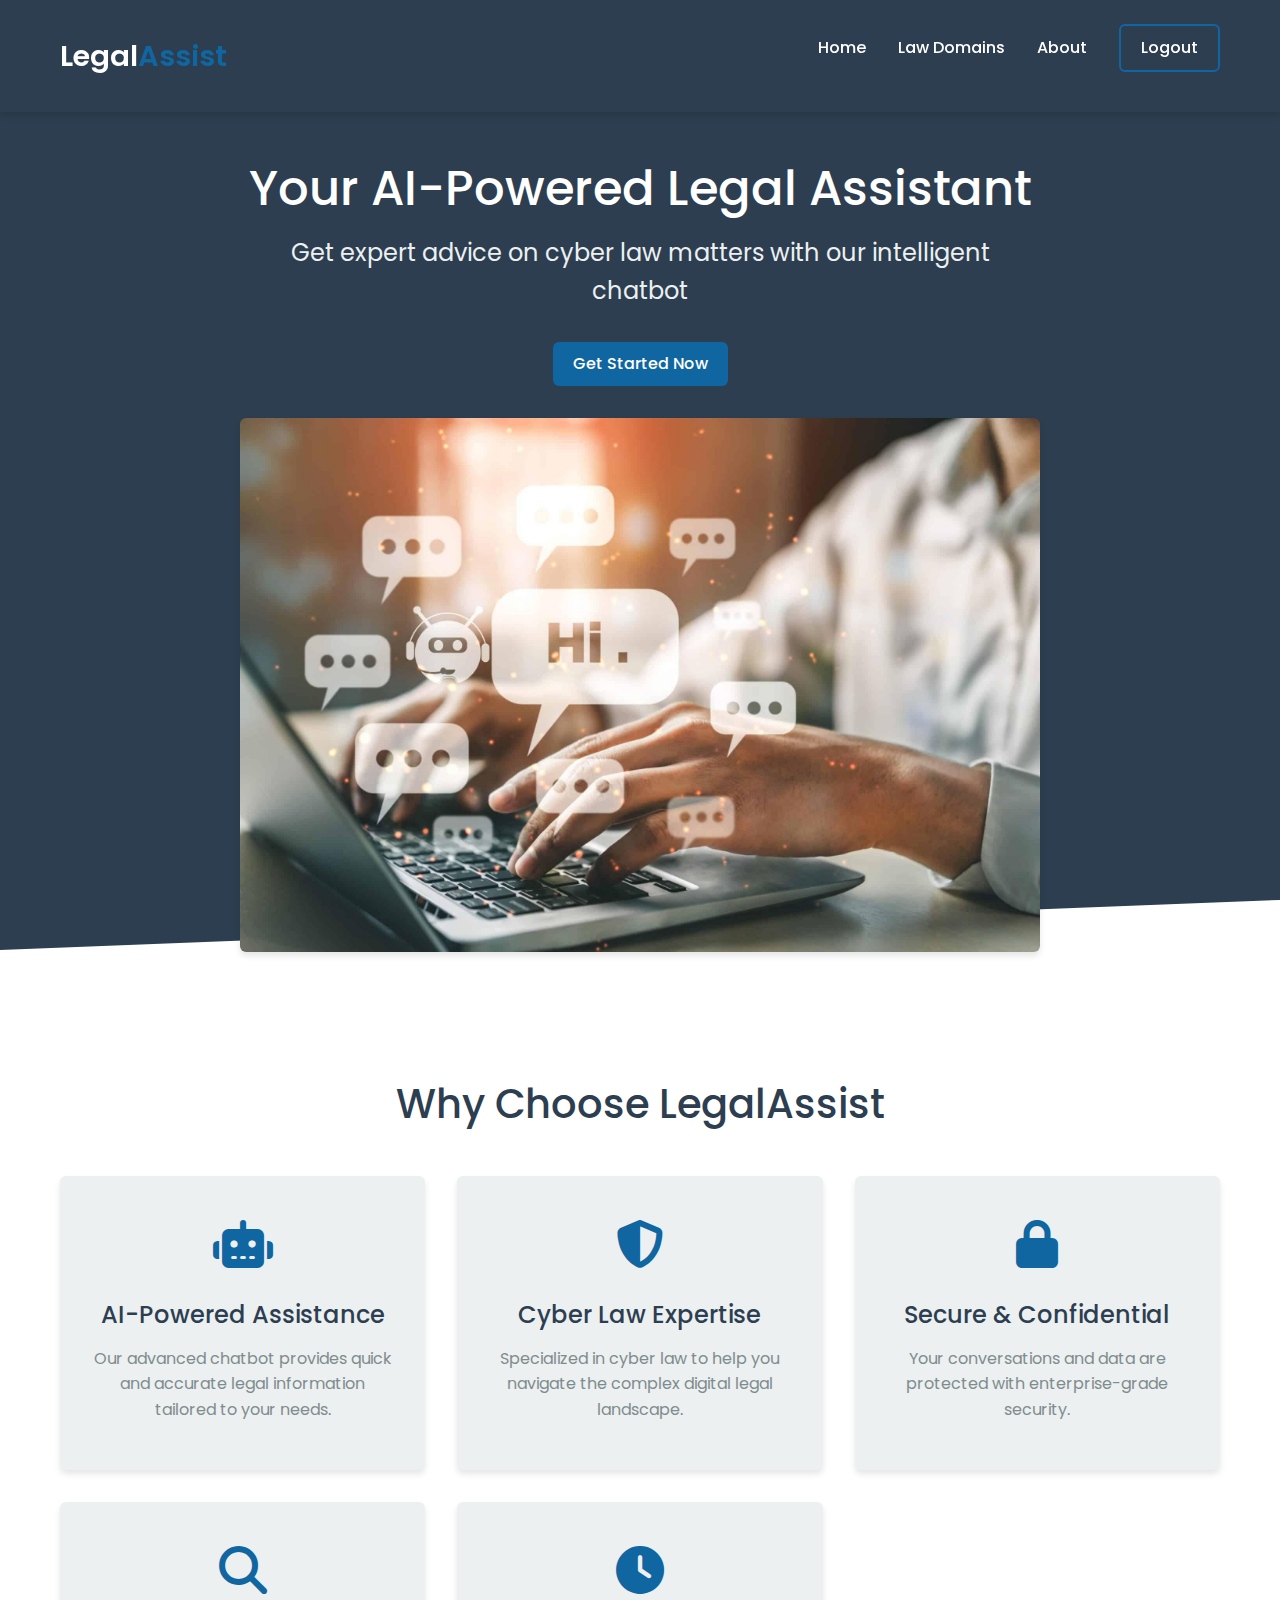
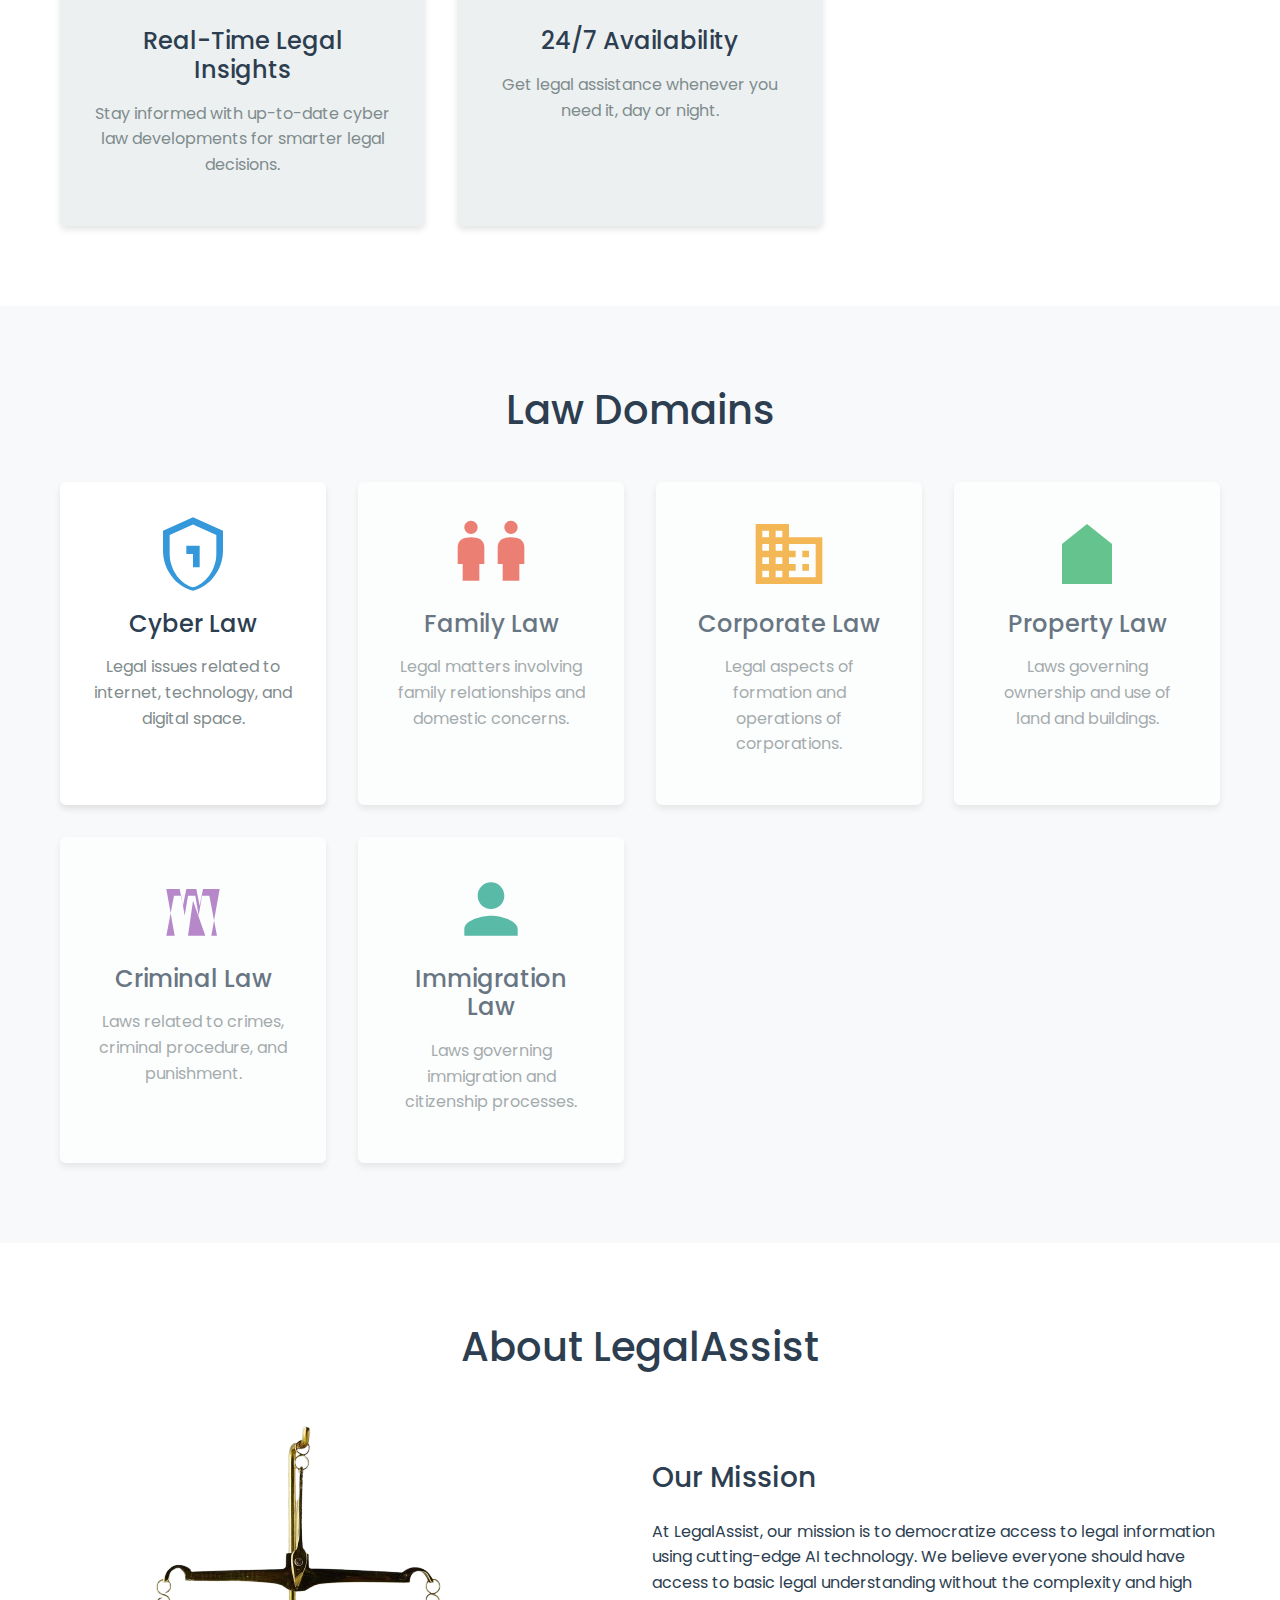
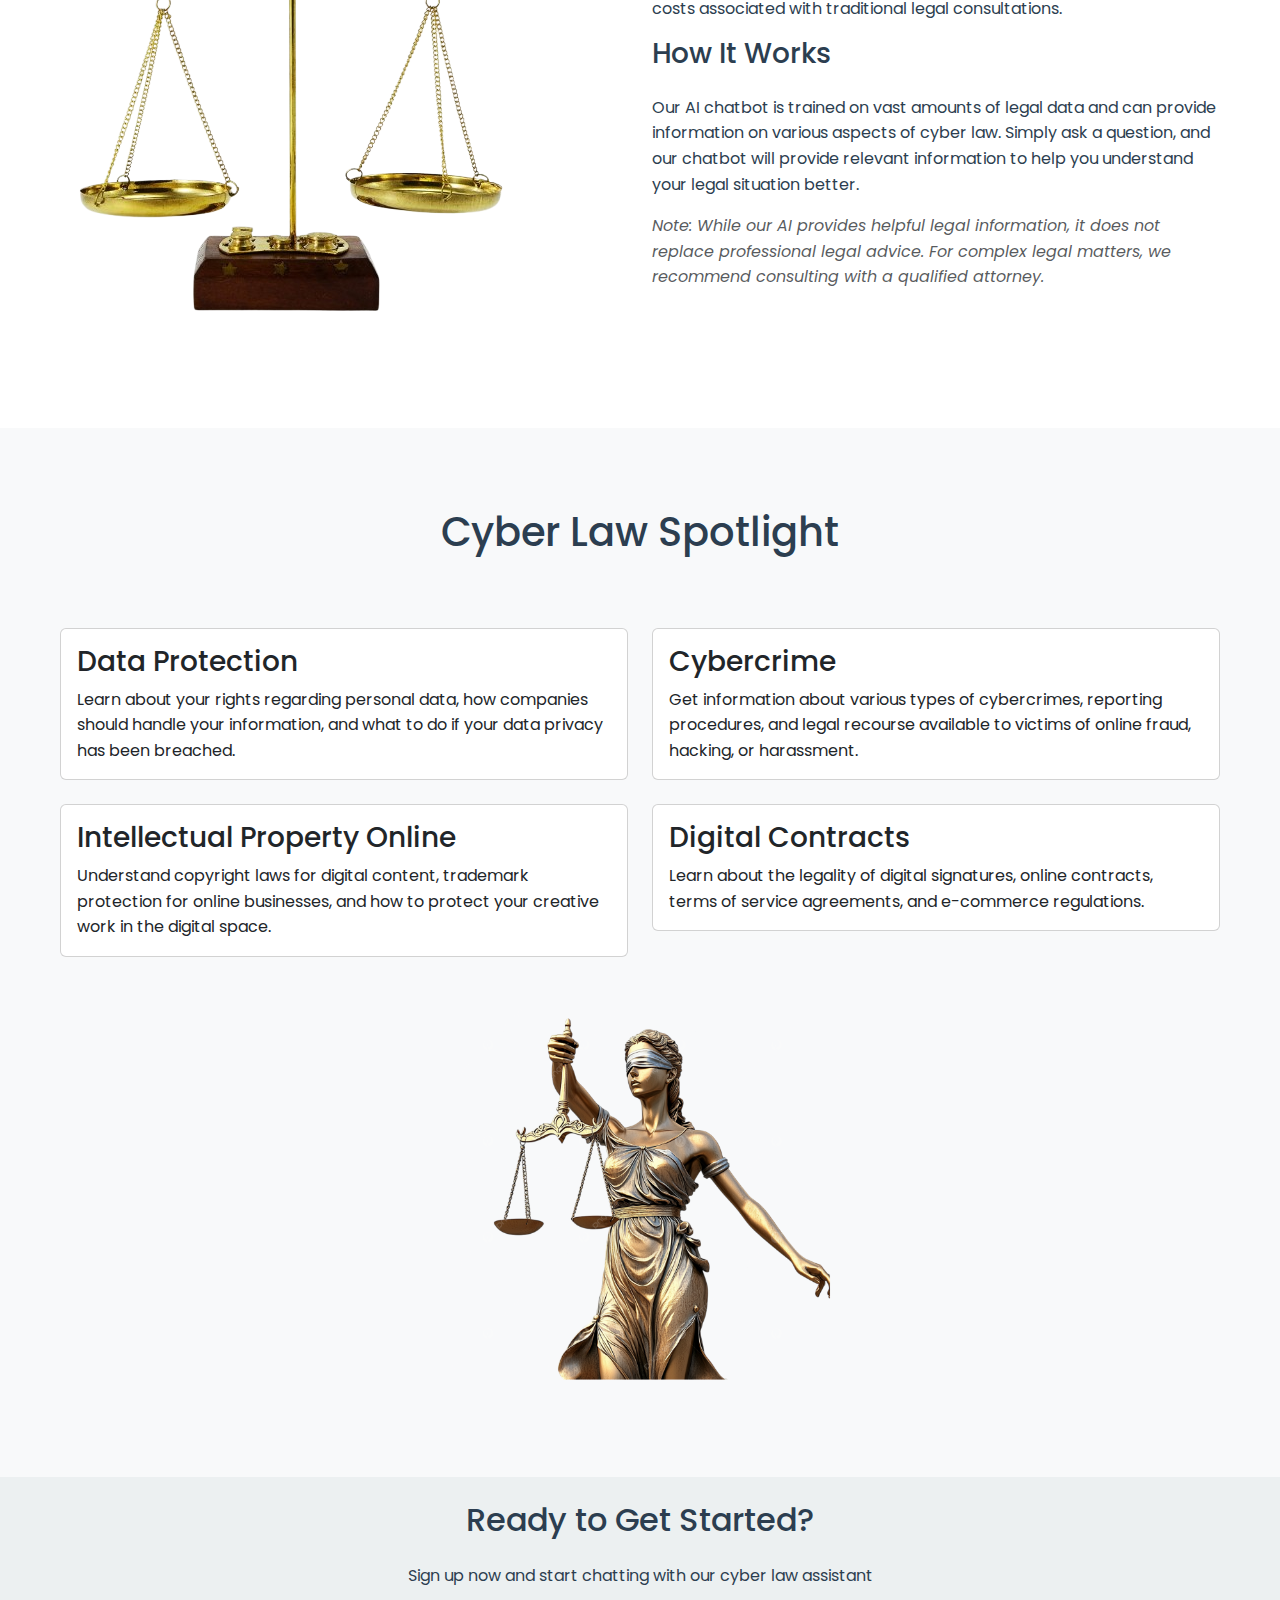
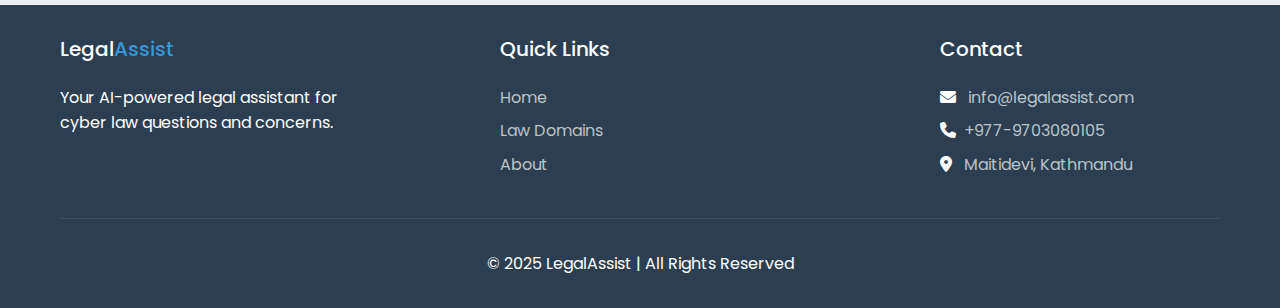
<file: index.html>
<!DOCTYPE html>
<html lang="en">
<head>
    <meta charset="UTF-8">
    <meta name="viewport" content="width=device-width, initial-scale=1.0">
    <title>LegalAssist - Your AI Legal Assistant</title>
    <link rel="stylesheet" href="https://cdnjs.cloudflare.com/ajax/libs/font-awesome/6.4.0/css/all.min.css">
    <link href="https://fonts.googleapis.com/css2?family=Poppins:wght@300;400;500;600;700&display=swap" rel="stylesheet">
    <link rel="stylesheet" href="https://cdn.jsdelivr.net/npm/bootstrap@5.2.3/dist/css/bootstrap.min.css">
    <link rel="stylesheet" href="/static/css/style.css">
</head>
<body>
    <!-- Header -->
    <header class="header">
        <div class="container">
            <nav class="navbar">
                <a href="/index.html" class="logo">Legal<span>Assist</span></a>
                <button class="mobile-menu-btn">
                    <i class="fas fa-bars"></i>
                </button>
                <ul class="nav-links">
                    <li><a href="/index.html">Home</a></li>
                    <li><a href="#domains">Law Domains</a></li>
                    <li><a href="#about">About</a></li>
                    <li><a href="firstpage.html" class="btn btn-outline">Logout</a></li>
                    <!-- <li><a href="signup.html" class="btn btn-primary">Sign Up</a></li> -->
                </ul>
            </nav>
        </div>
    </header>

    <!-- Hero Section -->
    <section class="hero" style="padding: 3rem 0;">
        <div class="container">
            <div class="hero-content">
                <h1 class="hero-title animate-on-scroll">Your AI-Powered Legal Assistant</h1>
                <p class="hero-subtitle animate-on-scroll">Get expert advice on cyber law matters with our intelligent chatbot</p>
                <div class="hero-btns animate-on-scroll">
                    <a href="chat.html" class="btn btn-primary">Get Started Now</a>
                </div>
                <img src="/static/svg/index pic.jpeg" alt="Legal Assistance" class="hero-img animate-on-scroll">
            </div>
        </div>
    </section>

    <!-- Features Section -->
    <section class="features">
        <div class="container">
            <h2 class="section-title animate-on-scroll">Why Choose LegalAssist</h2>
            <div class="features-grid">
                <div class="feature-card animate-on-scroll">
                    <div class="feature-icon">
                        <i class="fas fa-robot"></i>
                    </div>
                    <h3 class="feature-title">AI-Powered Assistance</h3>
                    <p class="feature-description">Our advanced chatbot provides quick and accurate legal information tailored to your needs.</p>
                </div>
                <div class="feature-card animate-on-scroll">
                    <div class="feature-icon">
                        <i class="fas fa-shield-alt"></i>
                    </div>
                    <h3 class="feature-title">Cyber Law Expertise</h3>
                    <p class="feature-description">Specialized in cyber law to help you navigate the complex digital legal landscape.</p>
                </div>
                <div class="feature-card animate-on-scroll">
                    <div class="feature-icon">
                        <i class="fas fa-lock"></i>
                    </div>
                    <h3 class="feature-title">Secure & Confidential</h3>
                    <p class="feature-description">Your conversations and data are protected with enterprise-grade security.</p>
                </div>
                
                <div class="feature-card animate-on-scroll">
                    <div class="feature-icon">
                        <i class="fa-solid fa-magnifying-glass"></i>
                    </div>
                    <h3 class="feature-title">Real-Time Legal Insights</h3>
                    <p class="feature-description">Stay informed with up-to-date cyber law developments for smarter legal decisions.</p>
                </div>
                <div class="feature-card animate-on-scroll">
                    <div class="feature-icon">
                        <i class="fas fa-clock"></i>
                    </div>
                    <h3 class="feature-title">24/7 Availability</h3>
                    <p class="feature-description">Get legal assistance whenever you need it, day or night.</p>
                </div>
            </div>
        </div>
    </section>

    <!-- Law Domains Section -->
    <section class="domains" id="domains">
        <div class="container">
            <h2 class="section-title animate-on-scroll">Law Domains</h2>
            <div class="domains-grid">
                
                <a href="describe.html" style="text-decoration: none; color: inherit;">
                <div class="domain-card" style="cursor: pointer;">
                    <div class="domain-icon">
                    <img src="/static/svg/cybersecurity.svg" alt="Cyber Law">
                    </div>
                    <h3 class="domain-title">Cyber Law</h3>
                    <p class="domain-description">Legal issues related to internet, technology, and digital space.</p>
                </div>
                </a>
                <div class="domain-card disabled animate-on-scroll" data-domain="family">
                    <div class="domain-icon">
                        <img src="/static/svg/family.svg" alt="Family Law">
                    </div>
                    <h3 class="domain-title">Family Law</h3>
                    <p class="domain-description">Legal matters involving family relationships and domestic concerns.</p>
                    <div class="coming-soon">Coming Soon</div>
                </div>
                <div class="domain-card disabled animate-on-scroll" data-domain="corporate">
                    <div class="domain-icon">
                        <img src="/static/svg/corporate.svg" alt="Corporate Law">
                    </div>
                    <h3 class="domain-title">Corporate Law</h3>
                    <p class="domain-description">Legal aspects of formation and operations of corporations.</p>
                    <div class="coming-soon">Coming Soon</div>
                </div>
                <div class="domain-card disabled animate-on-scroll" data-domain="property">
                    <div class="domain-icon">
                        <img src="/static/svg/property.svg" alt="Property Law">
                    </div>
                    <h3 class="domain-title">Property Law</h3>
                    <p class="domain-description">Laws governing ownership and use of land and buildings.</p>
                    <div class="coming-soon">Coming Soon</div>
                </div>
                <div class="domain-card disabled animate-on-scroll" data-domain="criminal">
                    <div class="domain-icon">
                        <img src="/static/svg/criminal.svg" alt="Criminal Law">
                    </div>
                    <h3 class="domain-title">Criminal Law</h3>
                    <p class="domain-description">Laws related to crimes, criminal procedure, and punishment.</p>
                    <div class="coming-soon">Coming Soon</div>
                </div>
                <div class="domain-card disabled animate-on-scroll" data-domain="immigration">
                    <div class="domain-icon">
                        <img src="/static/svg/immigration.svg" alt="Immigration Law">
                    </div>
                    <h3 class="domain-title">Immigration Law</h3>
                    <p class="domain-description">Laws governing immigration and citizenship processes.</p>
                    <div class="coming-soon">Coming Soon</div>
                </div>
            </div>
        </div>
    </section>

    <!-- About Section -->
    <section class="features" id="about">
        <div class="container">
            <h2 class="section-title animate-on-scroll">About LegalAssist</h2>
            <div class="row align-items-center">
                <div class="col-md-6 animate-on-scroll">
                    <img src="/static/svg/logo.png" alt="Legal Assistance" class="img-fluid rounded">
                </div>
                <div class="col-md-6 animate-on-scroll">
                    <h3 class="mb-3">Our Mission</h3>
                    <p class="mb-4">At LegalAssist, our mission is to democratize access to legal information using cutting-edge AI technology. We believe everyone should have access to basic legal understanding without the complexity and high costs associated with traditional legal consultations.</p>
                    
                    <h3 class="mb-3">How It Works</h3>
                    <p class="mb-4">Our AI chatbot is trained on vast amounts of legal data and can provide information on various aspects of cyber law. Simply ask a question, and our chatbot will provide relevant information to help you understand your legal situation better.</p>
                    
                    <p class="text-muted"><em>Note: While our AI provides helpful legal information, it does not replace professional legal advice. For complex legal matters, we recommend consulting with a qualified attorney.</em></p>
                </div>
            </div>
        </div>
    </section>

    <!-- Cyber Law Spotlight -->
    <section class="features bg-light">
        <div class="container">
            <h2 class="section-title animate-on-scroll">Cyber Law Spotlight</h2>
            <div class="row">
                <div class="col-md-6 animate-on-scroll">
                    <div class="card mb-4">
                        <div class="card-body">
                            <h3 class="card-title">Data Protection</h3>
                            <p class="card-text">Learn about your rights regarding personal data, how companies should handle your information, and what to do if your data privacy has been breached.</p>
                        </div>
                    </div>
                    <div class="card mb-4">
                        <div class="card-body">
                            <h3 class="card-title">Intellectual Property Online</h3>
                            <p class="card-text">Understand copyright laws for digital content, trademark protection for online businesses, and how to protect your creative work in the digital space.</p>
                        </div>
                    </div>
                </div>
                <div class="col-md-6 animate-on-scroll">
                    <div class="card mb-4">
                        <div class="card-body">
                            <h3 class="card-title">Cybercrime</h3>
                            <p class="card-text">Get information about various types of cybercrimes, reporting procedures, and legal recourse available to victims of online fraud, hacking, or harassment.</p>
                        </div>
                    </div>
                    <div class="card mb-4">
                        <div class="card-body">
                            <h3 class="card-title">Digital Contracts</h3>
                            <p class="card-text">Learn about the legality of digital signatures, online contracts, terms of service agreements, and e-commerce regulations.</p>
                        </div>
                    </div>
                </div>
            </div>
            <div class="text-center mt-4 animate-on-scroll">
                <img src="/static/svg/justice .png" alt="Cyber Law Concept" class="img-fluid rounded" style="max-height: 400px;">
            </div>
        </div>
    </section>

    <!-- Call to Action -->
    <section >
        <div class="container">
            <div class="hero-content text-center">
                <h2 class="mb-4 animate-on-scroll">Ready to Get Started?</h2>
                <p class="mb-4 animate-on-scroll">Sign up now and start chatting with our cyber law assistant</p>
                <div class="animate-on-scroll">
                <!-- <a href="signup.html" class="btn btn-primary btn-lg">Create Free Account</a> -->
                </div>
            </div>
        </div>
    </section>

    <!-- Footer -->
    <footer class="footer">
        <div class="container">
            <div class="footer-content">
                <div class="footer-section">
                    <h3 class="footer-title">Legal<span style="color: #3498db;">Assist</span></h3>
                    <p>Your AI-powered legal assistant for cyber law questions and concerns.</p>
                </div>
                <div class="footer-section">
                    <h3 class="footer-title">Quick Links</h3>
                    <ul class="footer-links">
                        <li><a href="/index.html">Home</a></li>
                        <li><a href="#domains">Law Domains</a></li>
                        <li><a href="#about">About</a></li>
                        <!-- <li><a href="login.html">Login</a></li> -->
                        <!-- <li><a href="signup.html">Sign Up</a></li> -->
                    </ul>
                </div>
                <div class="footer-section">
                    <h3 class="footer-title">Contact</h3>
                    <ul class="footer-links">
                        <li><i class="fas fa-envelope mr-1"></i> <a href="mailto:info@legalassist.com">info@legalassist.com</a></li>
                        <li><i class="fas fa-phone mr-1"></i><a href="tel:1-800-692-7753">+977-9703080105</a></li>
                        <li><i class="fas fa-map-marker-alt mr-1"></i> <a
                  href="https://www.google.com/maps/place/Sunway+College+Kathmandu/@27.7055835,85.3317338,17z/data=!3m1!4b1!4m6!3m5!1s0x39eb1999ce231acd:0xef773857c30983e2!8m2!3d27.7055835!4d85.3343087!16s%2Fg%2F11ckj7c9tt?entry=ttu&g_ep=EgoyMDI1MDUxMS4wIKXMDSoJLDEwMjExNDU1SAFQAw%3D%3D"
                  target="_blank"
                  >Maitidevi, Kathmandu</a>
                  </li>
                    </ul>
                </div>
            </div>
            <div class="footer-bottom">
                &copy; 2025 LegalAssist | All Rights Reserved
            </div>
        </div>
    </footer>

    


    <script src="https://cdn.jsdelivr.net/npm/bootstrap@5.2.3/dist/js/bootstrap.bundle.min.js"></script>
    <script src="/static/js/main.js"></script>
    <script src="/static/js/chatbot.js"></script>
</body>
</html>
</file>
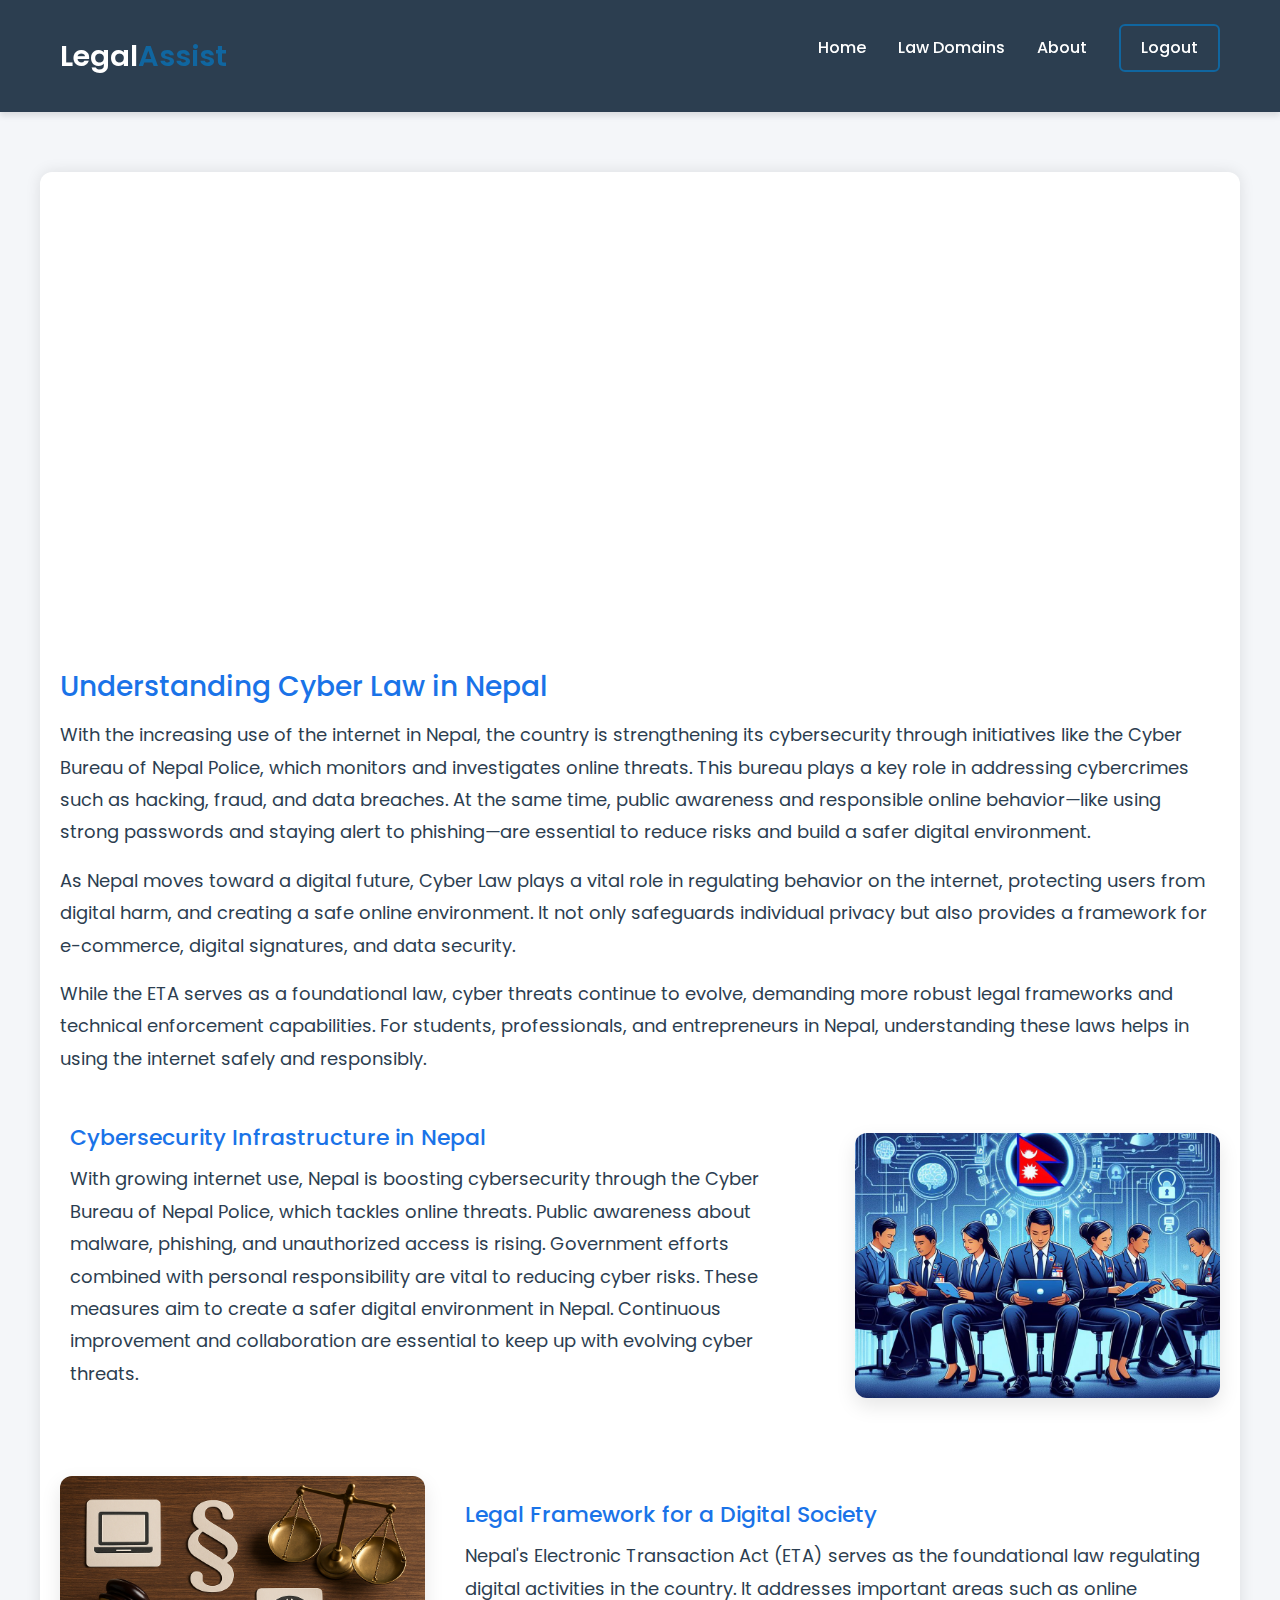
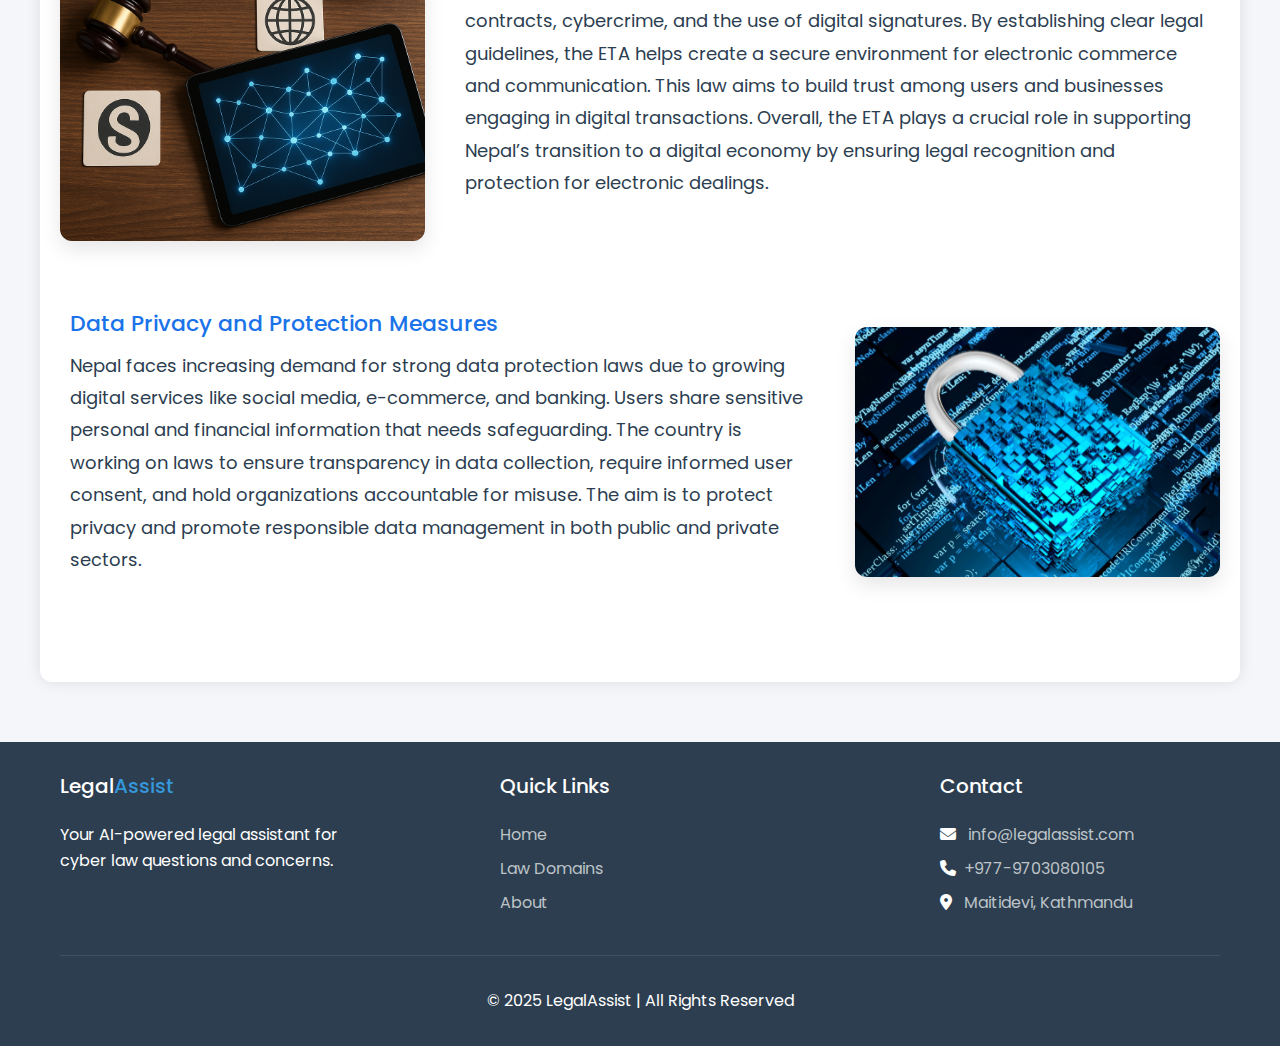
<file: describe.html>
<!DOCTYPE html>
<html lang="en">

<head>
  <meta charset="UTF-8" />
  <meta name="viewport" content="width=device-width, initial-scale=1.0" />
  <title>Cyber Law - LegalAssist</title>
   <link rel="stylesheet" href="https://cdnjs.cloudflare.com/ajax/libs/font-awesome/6.4.0/css/all.min.css">
    <link href="https://fonts.googleapis.com/css2?family=Poppins:wght@300;400;500;600;700&display=swap" rel="stylesheet">
    <link rel="stylesheet" href="https://cdn.jsdelivr.net/npm/bootstrap@5.2.3/dist/css/bootstrap.min.css">
  <link rel="stylesheet" href="/static/css/style.css" />
  <style>
    body {
      margin: 0;
      background-color: #f4f6f9;
      color: #2c3e50;
    }

    .dis {
      max-width: 1200px;
      margin: 60px auto;
      padding: 20px;
      background: #fff;
      border-radius: 12px;
      box-shadow: 0 0 15px rgba(0, 0, 0, 0.1);
    }

    .dis iframe {
      width: 100%;
      height: 450px;
      border-radius: 8px;
      margin-bottom: 20px;
    }

    .description {
      font-size: 18px;
      line-height: 1.8;
      margin-bottom: 40px;
    }

    .description h2 {
      font-size: 28px;
      color: #1a73e8;
      margin-bottom: 16px;
    }

    .section {
      display: flex;
      align-items: center;
      justify-content: space-between;
      flex-wrap: wrap;
      margin-bottom: 60px;
      gap: 30px;
    }

    .reverse {
      flex-direction: row-reverse;
    }

    .section .text {
      flex: 1 1 500px;
      font-size: 18px;
      color: #2c3e50;
      line-height: 1.8;
      padding: 10px;
    }

    .section .text h3 {
      font-size: 22px;
      margin-bottom: 12px;
      color: #1a73e8;
    }

    .image-wrapper {
      flex: 1 1 100px;
      display: flex;
      justify-content: center;
    }

    #data{
      height: 250px;
    }

    .image-wrapper img {
      max-width: 100%;
      height: auto;
      border-radius: 12px;
      box-shadow: 0 8px 20px rgba(0, 0, 0, 0.1);
      transition: transform 0.3s ease, box-shadow 0.3s ease;
    }

    .image-wrapper img:hover {
      transform: scale(1.03);
      box-shadow: 0 10px 25px rgba(0, 0, 0, 0.15);
    }

    /* For screens 748px and below (tablets/small tablets) */
@media (max-width: 748px) {
  .section {
    flex-direction: column !important;
    gap: 20px;
  }

  .section.reverse {
    flex-direction: column !important;
  }

  .section .text,
  .image-wrapper {
    flex: 1 1 100%;
  }

  .image-wrapper {
    justify-content: center;
  }

  .image-wrapper img {
    max-width: 90%;
    height: auto;
  }

  iframe {
    height: 300px !important;
  }

  .description {
    font-size: 17px;
  }

  .description h2 {
    font-size: 24px;
  }

  .section .text {
    font-size: 17px;
    padding: 8px;
  }

  .section .text h3 {
    font-size: 20px;
  }
}

/* For screens 400px and below (small mobiles) */
@media (max-width: 400px) {
  body {
    font-size: 15px;
  }

  .dis {
    margin: 15px 10px;
    padding: 12px;
  }

  iframe {
    height: 220px !important;
  }

  .description {
    font-size: 15px;
  }

  .description h2 {
    font-size: 20px;
  }

  .section .text {
    font-size: 15px;
    padding: 5px;
  }

  .section .text h3 {
    font-size: 18px;
  }

  .image-wrapper img {
    max-width: 100%;
  }

  /* Navbar adjustments for small mobiles */
  nav.navbar {
    flex-wrap: wrap;
  }

  .nav-links {
    flex-direction: column;
    display: none;
    width: 100%;
  }

  .nav-links.show {
    display: flex;
  }

  .nav-links li {
    margin: 8px 0;
  }

  .mobile-menu-btn {
    display: block;
    background: none;
    border: none;
    font-size: 28px;
    cursor: pointer;
    color: #2c3e50;
  }
}

/* Hide mobile menu button on larger screens */
.mobile-menu-btn {
  display: none;
}


    
  </style>
</head>

<body>
  <header class="header">
    <div class="container">
      <nav class="navbar">
        <a href="/index.html" class="logo">Legal<span>Assist</span></a>
        <button class="mobile-menu-btn">
          <i class="fas fa-bars"></i>
        </button>
        <ul class="nav-links">
          <li><a href="/index.html">Home</a></li>
          <li><a href="/index.html#domains">Law Domains</a></li>
          <li><a href="/index.html#about">About</a></li>
          <li><a href="login.html" class="btn btn-outline">Logout</a></li>
        </ul>
      </nav>
    </div>
  </header>

  <div class="dis">
    <iframe src="https://www.youtube.com/embed/ajTlLWK2_E8" frameborder="0" allowfullscreen></iframe>

    <div class="description">
      <h2>Understanding Cyber Law in Nepal</h2>
      <p>
        With the increasing use of the internet in Nepal, the country is strengthening its cybersecurity through initiatives like the Cyber Bureau of Nepal Police, which monitors and investigates online threats. This bureau plays a key role in addressing cybercrimes such as hacking, fraud, and data breaches. At the same time, public awareness and responsible online behavior—like using strong passwords and staying alert to phishing—are essential to reduce risks and build a safer digital environment.
      </p>
      <p>
        As Nepal moves toward a digital future, Cyber Law plays a vital role in regulating behavior on the internet,
        protecting users from digital harm, and creating a safe online environment. It not only safeguards individual
        privacy but also provides a framework for e-commerce, digital signatures, and data security.
      </p>
      <p>
        While the ETA serves as a foundational law, cyber threats continue to evolve, demanding more robust legal frameworks
        and technical enforcement capabilities. For students, professionals, and entrepreneurs in Nepal, understanding these
        laws helps in using the internet safely and responsibly.
      </p>
    </div>

    <!-- Image + Description Sections -->
    <div class="section">
      <div class="text">
        <h3>Cybersecurity Infrastructure in Nepal</h3>
        <p>
         With growing internet use, Nepal is boosting cybersecurity through the Cyber Bureau of Nepal Police, which tackles online threats.
          Public awareness about malware, phishing, and unauthorized access is rising. Government efforts combined with personal responsibility 
          are vital to reducing cyber risks. These measures aim to create a safer digital environment in Nepal. Continuous improvement and 
          collaboration are essential to keep up with evolving cyber threats.
        </p>
      </div>
      <div class="image-wrapper">
        <img src="/static/svg/cybersecurity.jpg" alt="Cybersecurity image showing secure networks and protection mechanisms">
      </div>
    </div>

    <div class="section reverse">
      <div class="text">
        <h3>Legal Framework for a Digital Society</h3>
        <p>
          Nepal's Electronic Transaction Act (ETA) serves as the foundational law regulating digital activities in the country. 
          It addresses important areas such as online contracts, cybercrime, and the use of digital signatures. By establishing clear legal 
          guidelines, the ETA helps create a secure environment for electronic commerce and communication. This law aims to build trust among 
          users and businesses engaging in digital transactions. Overall, the ETA plays a crucial role in supporting Nepal’s transition to a 
          digital economy by ensuring legal recognition and protection for electronic dealings.
        </p>
      </div>
      <div class="image-wrapper">
        <img src="/static/svg/Legal.png" alt="Illustration of digital law and regulations">
      </div>
    </div>

    <div class="section">
      <div class="text">
        <h3>Data Privacy and Protection Measures</h3>
        <p>
          Nepal faces increasing demand for strong data protection laws due to growing digital services like social media, e-commerce, and banking.
           Users share sensitive personal and financial information that needs safeguarding. The country is working on laws to ensure transparency 
           in data collection, require informed user consent, and hold organizations accountable for misuse. The aim is to protect privacy and 
           promote responsible data management in both public and private sectors.
        </p>
      </div>
      <div class="image-wrapper" id="data">
        <img src="/static/svg/data.jpg" alt="Representation of data protection with locked folders and secure cloud">
      </div>
    </div>
  </div>

  <footer class="footer">
    <div class="container">
      <div class="footer-content">
        <div class="footer-section">
          <h3 class="footer-title">Legal<span style="color: #3498db;">Assist</span></h3>
          <p>Your AI-powered legal assistant for cyber law questions and concerns.</p>
        </div>
        <div class="footer-section">
          <h3 class="footer-title">Quick Links</h3>
          <ul class="footer-links">
            <li><a href="/index.html">Home</a></li>
            <li><a href="#domains">Law Domains</a></li>
            <li><a href="#about">About</a></li>
          </ul>
        </div>
        <div class="footer-section">
          <h3 class="footer-title">Contact</h3>
          <ul class="footer-links">
            <li><i class="fas fa-envelope mr-1"></i> <a href="mailto:info@legalassist.com">info@legalassist.com</a></li>
            <li><i class="fas fa-phone mr-1"></i><a href="tel:+9779703080105">+977-9703080105</a></li>
            <li><i class="fas fa-map-marker-alt mr-1"></i> <a href="https://www.google.com/maps/place/Sunway+College+Kathmandu" target="_blank">Maitidevi, Kathmandu</a></li>
          </ul>
        </div>
      </div>
      <div class="footer-bottom">
        &copy; 2025 LegalAssist | All Rights Reserved
      </div>
    </div>
  </footer>
</body>

</html>
</file>
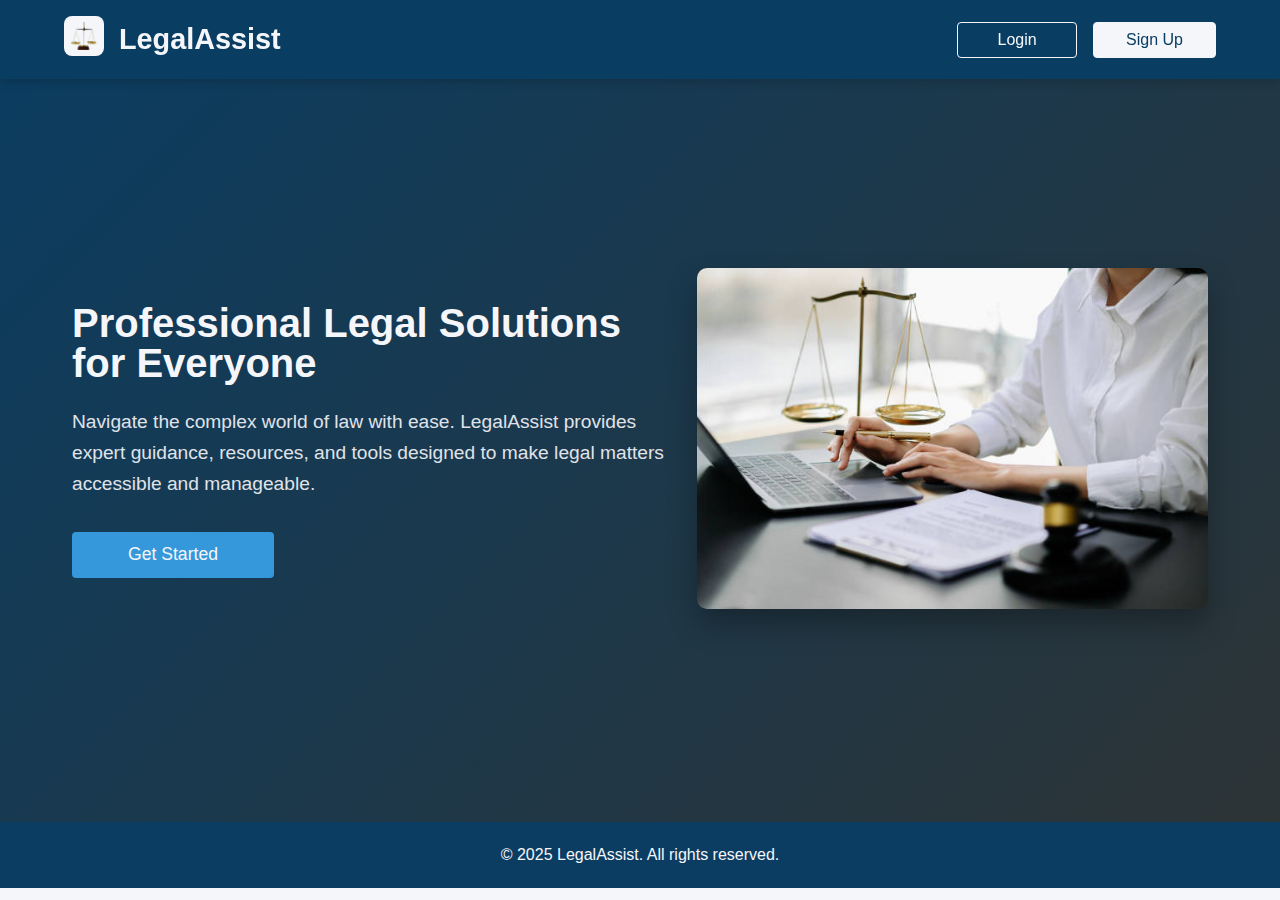
<file: firstpage.html>
<!DOCTYPE html>
<html lang="en">
<head>
  <meta charset="UTF-8" />
  <meta name="viewport" content="width=device-width, initial-scale=1.0"/>
  <title>LegalAssist - Your Legal Resource Partner</title>

  <style>
    :root {
      --primary-blue: #0a3d62;
      --secondary-blue: #3498db;
      --accent-blue: #60a3bc;
      --dark-black: #1e272e;
      --light-black: #2d3436;
      --white: #f5f6fa;
      --gray: #dcdde1;
    }

    * {
      margin: 0;
      padding: 0;
      box-sizing: border-box;
      font-family: 'Segoe UI', Tahoma, Geneva, Verdana, sans-serif;
    }

    body {
      background-color: var(--white);
      color: var(--dark-black);
    }

    header {
      background-color: var(--primary-blue);
      padding: 1rem 5%;
      display: flex;
      justify-content: space-between;
      align-items: center;
      box-shadow: 0 2px 10px rgba(0, 0, 0, 0.2);
      position: fixed;
      width: 100%;
      z-index: 100;
    }

    .logo-container {
      display: flex;
      align-items: center;
    }

    .logo {
      font-size: 1.8rem;
      color: var(--white);
      display: flex;
      align-items: center;
      font-weight: 700;
      text-decoration: none;
    }

    .logo-image {
      margin-right: 15px;
    }

    .logo-image img {
      width: 40px;
      height: 40px;
      border-radius: 8px;
      object-fit: cover;
      background-color: var(--white);
      padding: 6px;
    }

    .auth-buttons {
      display: flex;
      gap: 1rem;
    }

    .btn {
      padding: 0.5rem 2rem;
      border-radius: 4px;
      font-weight: 500;
      cursor: pointer;
      transition: all 0.3s;
      text-decoration: none;
      min-width: 120px;
      text-align: center;
    }

    .btn-login {
      background: transparent;
      color: var(--white);
      border: 1px solid var(--white);
    }

    .btn-login:hover {
      background-color: rgba(255, 255, 255, 0.1);
    }

    .btn-signup {
      background-color: var(--white);
      color: var(--primary-blue);
      border: 1px solid var(--white);
    }

    .btn-signup:hover {
      background-color: var(--gray);
    }

    .hero {
      height: 91.3vh;
      padding-top: 60px;
      background: linear-gradient(135deg, var(--primary-blue) 0%, var(--light-black) 100%);
      color: var(--white);
      display: flex;
      align-items: center;
    }

    .hero-content {
      max-width: 1200px;
      margin: 0 auto;
      padding: 0 2rem;
      display: flex;
      justify-content: space-between;
      align-items: center;
      width: 100%;
    }

    .hero-text {
      max-width: 600px;
    }

    .hero-text h1 {
      font-size: 2.5rem;
      margin-bottom: 1.5rem;
      line-height: 1;
    }

    .hero-text p {
      font-size: 1.2rem;
      margin-bottom: 2rem;
      line-height: 1.6;
      opacity: 0.9;
    }

    .hero-image {
      max-width: 45%;
    }

    .hero-image img {
      width: 100%;
      border-radius: 10px;
      box-shadow: 0 15px 30px rgba(0, 0, 0, 0.3);
    }

    .cta-buttons {
      display: flex;
      gap: 1rem;
    }

    .btn-primary {
      background-color: var(--secondary-blue);
      color: var(--white);
      border: none;
      padding: 0.8rem 3.5rem;
      font-size: 1.1rem;
      font-weight: 500;
    }

    .btn-primary:hover {
      background-color: var(--accent-blue);
    }

    footer {
      background-color: #0B3D62;
      color: var(--white);
      padding: 1.5rem 0;
      text-align: center;
    }

    /* CHAT SECTION */
    .chat-section {
      padding: 4rem 2rem;
      background-color: #f8f9fa;
    }

    .chat-container {
      max-width: 800px;
      margin: 0 auto;
    }

    .chat-title {
      text-align: center;
      color: #0a3d62;
      margin-bottom: 1rem;
    }

    #chat-box {
      background: #fff;
      border: 1px solid #ccc;
      border-radius: 8px;
      padding: 1rem;
      height: 300px;
      overflow-y: auto;
      margin-bottom: 1rem;
      font-size: 0.95rem;
    }

    #chat-box div {
      margin-bottom: 0.75rem;
    }

    #chat-form {
      display: flex;
      gap: 1rem;
    }

    #user-input {
      flex: 1;
      padding: 0.75rem;
      border: 1px solid #ccc;
      border-radius: 4px;
      font-size: 1rem;
    }

    #chat-form button {
      padding: 0.75rem 1.5rem;
      background-color: #3498db;
      border: none;
      color: white;
      border-radius: 4px;
      cursor: pointer;
      font-size: 1rem;
    }

    #chat-form button:hover {
      background-color: #2980b9;
    }

    @media (max-width: 768px) {
      header {
        padding: 1rem;
      }

      .hero-content {
        flex-direction: column;
        text-align: center;
      }

      .hero-text {
        margin-bottom: 2rem;
      }

      .hero-image {
        max-width: 80%;
      }

      .cta-buttons {
        justify-content: center;
      }
    }
  </style>
</head>
<body>
  <!-- Header -->
  <header>
    <div class="logo-container">
      <a href="#" class="logo">
        <div class="logo-image">
          <img src="/static/svg/logo.png" alt="Scales of Justice" />
        </div>
        LegalAssist
      </a>
    </div>
    <div class="auth-buttons">
      <a href="login.html" class="btn btn-login" id="login-button">Login</a>
      <a href="signup.html" class="btn btn-signup" id="signup-button">Sign Up</a>
    </div>
  </header>

  <!-- Hero Section -->
  <section class="hero">
    <div class="hero-content">
      <div class="hero-text">
        <h1>Professional Legal Solutions<br />for Everyone</h1>
        <p>
          Navigate the complex world of law with ease. LegalAssist provides expert guidance, resources, and tools designed to make legal matters accessible and manageable.
        </p>
        <div class="cta-buttons">
          <a href="login.html" class="btn btn-primary" id="hero-signup">Get Started</a>
        </div>
      </div>
      <div class="hero-image">
        <img src="/static/svg/lawworking.jpg" alt="Legal professionals working" />
      </div>
    </div>
  </section>

  <!-- Footer -->
  <footer>
    <p>&copy; 2025 LegalAssist. All rights reserved.</p>
  </footer>

  <script src="static/js/main.js"></script>

</body>
</html>
</file>
<file: static/css/style.css>
/* Global Styles */
:root {
    --primary-color: #2c3e50;
    --secondary-color: #1066a0;
    --accent-color: #e74c3c;
    --light-color: #ecf0f1;
    --dark-color: #2c3e50;
    --success-color: #2ecc71;
    --warning-color: #f39c12;
    --danger-color: #e74c3c;
    --gray-color: #95a5a6;
    --light-gray: #f8f9fa;
    --dark-gray: #7f8c8d;
    --border-radius: 6px;
    --box-shadow: 0 4px 6px rgba(0, 0, 0, 0.1);
    --transition: all 0.3s ease;
}

* {
    margin: 0;
    padding: 0;
    box-sizing: border-box;
}

body {
    font-family: 'Poppins', 'Segoe UI', Tahoma, Geneva, Verdana, sans-serif;
    line-height: 1.6;
    color: var(--dark-color);
    background-color: var(--light-color);
    min-height: 100vh;
    display: flex;
    flex-direction: column;
}

a {
    text-decoration: none;
    color: var(--secondary-color);
    transition: var(--transition);
}

a:hover {
    color: var(--dark-gray);
}

.container {
    width: 100%;
    max-width: 1200px;
    margin: 0 auto;
    padding: 0 20px;
}

.btn {
    display: inline-block;
    padding: 10px 20px;
    border-radius: var(--border-radius);
    transition: var(--transition);
    text-align: center;
    font-weight: 500;
    cursor: pointer;
    border: none;
}

.btn-primary {
    background-color: var(--secondary-color);
    color: white;
}

.btn-primary:hover {
    background-color: #2980b9;
    color: white;
}

.btn-secondary {
    background-color: var(--primary-color);
    color: white;
}

.btn-secondary:hover {
    background-color: #1a252f;
    color: white;
}

.btn-accent {
    background-color: var(--accent-color);
    color: white;
}

.btn-accent:hover {
    background-color: #c0392b;
    color: white;
}

.btn-outline {
    background-color: transparent;
    border: 2px solid var(--secondary-color);
    color: var(--secondary-color);
}

.btn-outline:hover {
    background-color: var(--secondary-color);
    color: white;
}

.text-center {
    text-align: center;
}

.mt-1 { margin-top: 0.5rem; }
.mt-2 { margin-top: 1rem; }
.mt-3 { margin-top: 1.5rem; }
.mb-4 {
    margin-bottom: 1rem !important;
    margin-top: 1.5rem;
}
.mt-5 { margin-top: 2.5rem; }

.mb-1 { margin-bottom: 0.5rem; }
.mb-2 { margin-bottom: 1rem; }
.mb-3 { margin-bottom: 1.5rem; }
.mb-4 { margin-bottom: 2rem; }
.mb-5 { margin-bottom: 2.5rem; }

.ml-1 { margin-left: 0.5rem; }
.ml-2 { margin-left: 1rem; }
.mr-1 { margin-right: 0.5rem; }
.mr-2 { margin-right: 1rem; }


.p-0 {
    padding: inherit;
    position: fixed;
    top: 111px;
    left: 0px;
}
.p-1 { padding: 0.5rem; }
.p-2 { padding: 1rem; }
.p-3 { padding: 1.5rem; }
.p-4 { padding: 2rem; }
.p-5 { padding: 2.5rem; }

/* Header styles */
.header {
    background-color: var(--primary-color);
    color: white;
    padding: 1rem 0;
    box-shadow: var(--box-shadow);
    position: sticky;
    top: 0;
    z-index: 1000;
}

.navbar {
    display: flex;
    justify-content: space-between;
    align-items: center;
}

.logo {
    font-size: 1.8rem;
    font-weight: 600;
    color: white;
}

.logo span {
    color: var(--secondary-color);
}

.nav-links {
    display: flex;
    align-items: center;
    list-style: none;
}

.nav-links li {
    margin-left: 2rem;
    /* width: 45px; */


}

.nav-links a {
    color: white;
    font-weight: 500;
    transition: var(--transition);
}

.nav-links a:hover {
    color: var(--gray-color);
}

.mobile-menu-btn {
    display: none;
    background: none;
    border: none;
    color: white;
    font-size: 1.5rem;
    cursor: pointer;
}

/* Hero Section */
.hero {
    background-color: var(--primary-color);
    color: white;
    padding: 5rem 0;
    position: relative;
}

.hero::after {
    content: '';
    position: absolute;
    bottom: 0;
    left: 0;
    right: 0;
    height: 100px;
    background-color: white;
    clip-path: polygon(0 50%, 100% 0, 100% 100%, 0% 100%);
}

.hero-content {
    max-width: 800px;
    margin: 0 auto;
    text-align: center;
    position: relative;
    z-index: 1;
}

.hero-title {
    font-size: 3rem;
    margin-bottom: 1rem;
    font-weight: 6b00;
}

.hero-subtitle {
    font-size: 1.5rem;
    margin-bottom: 2rem;
    color: var(--light-color);
}

.hero-btns {
    display: flex;
    justify-content: center;
    gap: 1rem;
}

.hero-img {
    max-width: 100%;
    margin-top: 2rem;
    border-radius: var(--border-radius);
    box-shadow: var(--box-shadow);
}

/* Features Section */
.features {
    padding: 5rem 0;
    background-color: white;
}

.section-title {
    text-align: center;
    font-size: 2.5rem;
    margin-bottom: 3rem;
    position: relative;
}

.features-grid {
    display: grid;
    grid-template-columns: repeat(auto-fit, minmax(300px, 1fr));
    gap: 2rem;
}

.feature-card {
    background-color: var(--light-color);
    border-radius: var(--border-radius);
    padding: 2rem;
    text-align: center;
    transition: var(--transition);
    box-shadow: var(--box-shadow);
    height: 100%;
}

.feature-card:hover {
    transform: translateY(-5px);
    box-shadow: 0 10px 20px rgba(0, 0, 0, 0.1);
}

.feature-icon {
    font-size: 3rem;
    color: var(--secondary-color);
    margin-bottom: 1rem;
}

.feature-title {
    font-size: 1.5rem;
    margin-bottom: 1rem;
}

.feature-description {
    color: var(--dark-gray);
}

/* Law Domains Section */
.domains {
    padding: 5rem 0;
    background-color: var(--light-gray);
}

.domains-grid {
    display: grid;
    grid-template-columns: repeat(auto-fit, minmax(250px, 1fr));
    gap: 2rem;
}

.domain-card {
    background-color: white;
    border-radius: var(--border-radius);
    padding: 2rem;
    text-align: center;
    transition: var(--transition);
    box-shadow: var(--box-shadow);
    position: relative;
    overflow: hidden;
    cursor: pointer;
    height: 100%;
}

.domain-card.active {
    border: 2px solid var(--secondary-color);
}

.domain-card.disabled {
    opacity: 0.7;
    cursor: not-allowed;
}

.domain-card:not(.disabled):hover {
    transform: translateY(-5px);
    box-shadow: 0 10px 20px rgba(0, 0, 0, 0.1);
}
.domain-item-icon {
  margin-right: 0.75rem;
}
.domain-item-title {
  font-size: 1.0rem;
}
.domain-icon {
    width: 80px;
    height: 80px;
    margin: 0 auto 1rem;
}

.domain-title {
    font-size: 1.5rem;
    margin-bottom: 1rem;
}

.domain-description {
    color: var(--dark-gray);
}

.coming-soon {
    position: absolute;
    top: 0;
    left: 0;
    right: 0;
    bottom: 0;
    background-color: rgba(0, 0, 0, 0.7);
    color: white;
    display: flex;
    justify-content: center;
    align-items: center;
    font-size: 1.5rem;
    font-weight: 700;
    opacity: 0;
    transition: var(--transition);
}

.domain-card.disabled:hover .coming-soon {
    opacity: 1;
}
/* Form Styles */
.form-container {
    max-width: 500px;
    margin: 4rem auto;
    background-color: white;
    padding: 2rem;
    border-radius: var(--border-radius);
    box-shadow: var(--box-shadow);
}

.form-title {
    text-align: center;
    margin-bottom: 2rem;
    color: var(--primary-color);
}

.form-group {
    margin-bottom: 1.5rem;
}

.form-label {
    display: block;
    margin-bottom: 0.5rem;
    font-weight: 500;
}

.form-input {
    width: 100%;
    padding: 0.75rem;
    border: 1px solid #ddd;
    border-radius: var(--border-radius);
    font-size: 1rem;
    transition: var(--transition);
}

.form-input:focus {
    border-color: var(--secondary-color);
    box-shadow: 0 0 0 2px rgba(52, 152, 219, 0.2);
    outline: none;
}

.form-submit {
    width: 100%;
    padding: 0.75rem;
    background-color: var(--secondary-color);
    color: white;
    border: none;
    border-radius: var(--border-radius);
    font-size: 1rem;
    cursor: pointer;
    transition: var(--transition);
}

.form-submit:hover {
    background-color: #2980b9;
}

.form-footer {
    text-align: center;
    margin-top: 1.5rem;
}

.chat-input-container {
    position: absolute;
    bottom: 0;
    left: 250px; /* Width of sidebar */
    right: 0;
    background: #fff;
    padding: 20px;
    box-shadow: 0 -2px 10px rgba(0, 0, 0, 0.1);
}


.chat-body {
    height: calc(100vh - 160px); /* Adjust height based on your header and input heights */
    overflow-y: auto;
    display: flex;
    flex-direction: column;
    padding: 20px;
}


.chat-input {
    position: sticky;
    bottom: 0;
    background-color: #ECF0F1;
    padding: 0px 8rem 4rem 9rem;
    display: flex;
    align-items: center;
}


.chat-input-field {
    flex: 1;
    padding: 1px 15px;
    border-radius: 20px;
    border: 1px solid #ccc;
    outline: none;
    
    /* Make it look and behave like a chat input */
    min-height: 24px;
    max-height: 120px;
    overflow-y: auto;
    resize: none;
    font-family: inherit; /* Use the same font as your site */
    font-size: inherit;
    line-height: 1.4;
}
#chat-place{
    
    /* text-align: center; */
    /* align-items: center; */
    padding: 10px;
    height: 45px;
}

.chat-send-btn {
    margin-left: 10px;
    background-color: #4981be;
    color: white;
    border: none;
    border-radius: 50%;
    width: 40px;
    height: 40px;
    display: flex;
    align-items: center;
    justify-content: center;
    cursor: pointer;
}
.chat-send-btn:hover {
    background: #2980b9;
}


.chat-header {
    background-color: var(--primary-color);
    color: white;
    padding: 1rem;
    display: flex;
    align-items: center;
    justify-content: space-between;
}

.chat-title {
    font-size: 1.25rem;
    font-weight: 400;
}

.message {
    max-width: 80%;
    margin-bottom: 15px;
    clear: both;
}


.message-user {
    align-self: flex-end;
    /* background-color: #4981be; */
    color: white;
    border-radius: 18px 18px 0 18px;
    padding: 10px 15px;
    margin-left: auto;
}

.message-bot {
    align-self: flex-start;
    background-color: #f0f0f0;
    border-radius: 18px 18px 18px 0;
    padding: 10px 15px;
}

 .message-content {
    word-wrap: break-word;
    padding: 10px 15px;
    border-radius: 18px;
    display: inline-block;
}

.message-user {
    align-self: flex-end;
    text-align: right;
    margin-left: auto;
}


.message-user .message-content {
    background-color: #4981be;
    color: white;
    border-radius: 18px 18px 0 18px;
}
.message-bot {
    align-self: flex-start;
}

.message-bot .message-content {
    background-color: #f0f0f0;
    border-radius: 18px 18px 18px 0;
}
.message-time {
    font-size: 0.7rem;
    opacity: 0.7;
    color: black;
    margin-top: 3px;
    text-align: right;
}

 .chat-body > time, 
  .chat-body > .message-time,
  .chat-body:not(.message) > :contains("11:00 PM") {
    display: none !important;
  }
.chat-input-field:focus {
    border-color: var(--secondary-color);
    outline: none;
}
/* Sidebar (for domains in chat) */
.chat-sidebar {
    width: 250px;
    background-color: var(--primary-color);
    color: white;
    padding: 1.4rem;
    overflow-y: auto;
}

.sidebar-title {
    font-size: 1.25rem;
    margin-bottom: 1rem;
    padding-bottom: 0.5rem;
    border-bottom: 1px solid rgba(255, 255, 255, 0.1);
}

 .domains-list {
  list-style: none;
  padding: 0;
  margin: 0;
}

 .domain-item {
  position: relative;
  padding: 15px;
  margin-bottom: 10px;
  display: flex;
  align-items: center;
  border-radius: 5px;
  transition: all 0.5s ease;
}
.domain-item:not(.active):hover {
background-color: #1266A0;
background-color: rgba(0, 0, 0, 0.343);
opacity: 1;
position: relative;
/* content: "Coming Soon"; */
}



 .domain-item.disabled:hover::after {
  content: "Coming Soon";
  position: absolute;
  left: 50%;
  top: 50%;
  transform: translate(-50%, -50%);
  color: white;
  font-size: 1rem;
  font-weight: bold;
  z-index: 10;
  padding-top: 17px;
  padding-bottom: 17px;
  text-align: center;
  border-radius: 5px;
  width: 100%;
}
.domain-item:not(.active):hover::after {
  opacity: 1;
}

/* Fade out the original text when hovering */
.domain-item.disabled:hover .domain-item-title,
.domain-item.disabled:hover .domain-item-icon {
  opacity: 0.3;
}

.domain-item.active {
    background-color: var(--secondary-color);
     /* background-color: #2563eb;  */
  color: white;
}

.domain-item.disabled {
    transition: all 0.3s ease;
    position: relative;
    opacity: 0.7;
    color: #9ca3af;
    cursor: not-allowed;
}

.domain-item.disabled:hover::after {
  background-color: rgba(0, 0, 0, 0.7);
}


/* Alert/Flash messages */
.alert {
    padding: 1rem;
    border-radius: var(--border-radius);
    margin-bottom: 1rem;
    font-weight: 500;
}

.alert-success {
    background-color: rgba(46, 204, 113, 0.2);
    color: var(--success-color);
    border: 1px solid var(--success-color);
}

.alert-danger {
    background-color: rgba(231, 76, 60, 0.2);
    color: var(--danger-color);
    border: 1px solid var(--danger-color);
}

.alert-warning {
    background-color: rgba(243, 156, 18, 0.2);
    color: var(--warning-color);
    border: 1px solid var(--warning-color);
}

.alert-info {
    background-color: rgba(52, 152, 219, 0.2);
    color: var(--secondary-color);
    border: 1px solid var(--secondary-color);
}

/* Footer Styles */
.footer {
    background-color: var(--primary-color);
    color: white;
    padding: 2rem 0;
    margin-top: auto;
}

.footer-content {
    display: flex;
    flex-wrap: wrap;
    justify-content: space-around;
    gap: 10rem;
}

.footer-section {
    flex: 1;
    min-width: 250px;
}

.footer-title {
    font-size: 1.25rem;
    margin-bottom: 1rem;
    position: relative;
    padding-bottom: 0.5rem;
}

.footer-links {
    list-style: none;
}

.footer-links li {
    margin-bottom: 0.5rem;
}

ul.footer-links{
    margin: 0;
    padding: 0;
}

.footer-links a {
    color: #bdc3c7;
    transition: var(--transition);
}

.footer-links a:hover {
    color: var(--secondary-color);
    margin-left: 5px;
}

.footer-bottom {
    text-align: center;
    padding-top: 2rem;
    margin-top: 2rem;
    border-top: 1px solid rgba(255, 255, 255, 0.1);
}

/* Responsive Design */
@media (max-width: 768px) {
    .hero-title {
        font-size: 2.5rem;
    }
    
    .hero-subtitle {
        font-size: 1.2rem;
    }
    
    .section-title {
        font-size: 2rem;
    }
    
    .mobile-menu-btn {
        display: block;
    }
    
    .nav-links {
        position: fixed;
        top: 60px;
        left: 0;
        right: 0;
        background-color: var(--primary-color);
        flex-direction: column;
        padding: 1rem 0;
        box-shadow: 0 10px 20px rgba(0, 0, 0, 0.1);
        clip-path: polygon(0 0, 100% 0, 100% 0, 0 0);
        transition: var(--transition);
    }
    
    .nav-links.active {
        clip-path: polygon(0 0, 100% 0, 100% 100%, 0 100%);
    }
    
    .nav-links li {
        margin: 0;
        text-align: center;
        padding: 0.75rem 0;
    }
    
    .hero-btns {
        flex-direction: column;
    }
    
    .chat-sidebar {
        position: fixed;
        left: -250px;
        top: 60px;
        bottom: 0;
        z-index: 100;
        transition: var(--transition);
    }
    
    .chat-sidebar.active {
        left: 0;
    }
    .chat-input-container {
        left: 0;
    }
    
    .toggle-sidebar-btn {
        display: block;
    }
}

@media (min-width: 769px) {
    .toggle-sidebar-btn {
        display: none;
    }
    
    .nav-links {
        display: flex !important;
        clip-path: none !important;
    }
    
    .chat-main {
        display: flex;
        height: calc(100vh - 64px); 
        position: relative;
    }
    
    .chat-content {
        flex: 1;
        display: flex;
        flex-direction: column;
        height: 100%;
    }
}

/* Animations */
@keyframes fadeIn {
    from { opacity: 0; }
    to { opacity: 1; }
}

@keyframes slideUp {
    from { transform: translateY(20px); opacity: 0; }
    to { transform: translateY(0); opacity: 1; }
}

.animate-fade {
    animation: fadeIn 0.5s ease forwards;
}

.animate-slide {
    animation: slideUp 0.5s ease forwards;
}

/* Typing indicator */
.typing-indicator {
    display: inline-flex;
    align-items: center;
    padding: 10px 15px;
    background-color: var(--light-color);
    border-radius: 1.5rem;
    border-bottom-left-radius: 0;
}

.typing-indicator span {
    height: 8px;
    width: 8px;
    margin: 0 1px;
    background-color: var(--dark-gray);
    border-radius: 50%;
    display: inline-block;
    opacity: 0.4;
}

.typing-indicator span:nth-child(1) {
    animation: pulse 1s infinite;
}

.typing-indicator span:nth-child(2) {
    animation: pulse 1s infinite 0.2s;
}

.typing-indicator span:nth-child(3) {
    animation: pulse 1s infinite 0.4s;
}

@keyframes pulse {
    0% { opacity: 0.4; transform: scale(1); }
    50% { opacity: 1; transform: scale(1.2); }
    100% { opacity: 0.4; transform: scale(1); }
}
</file>
